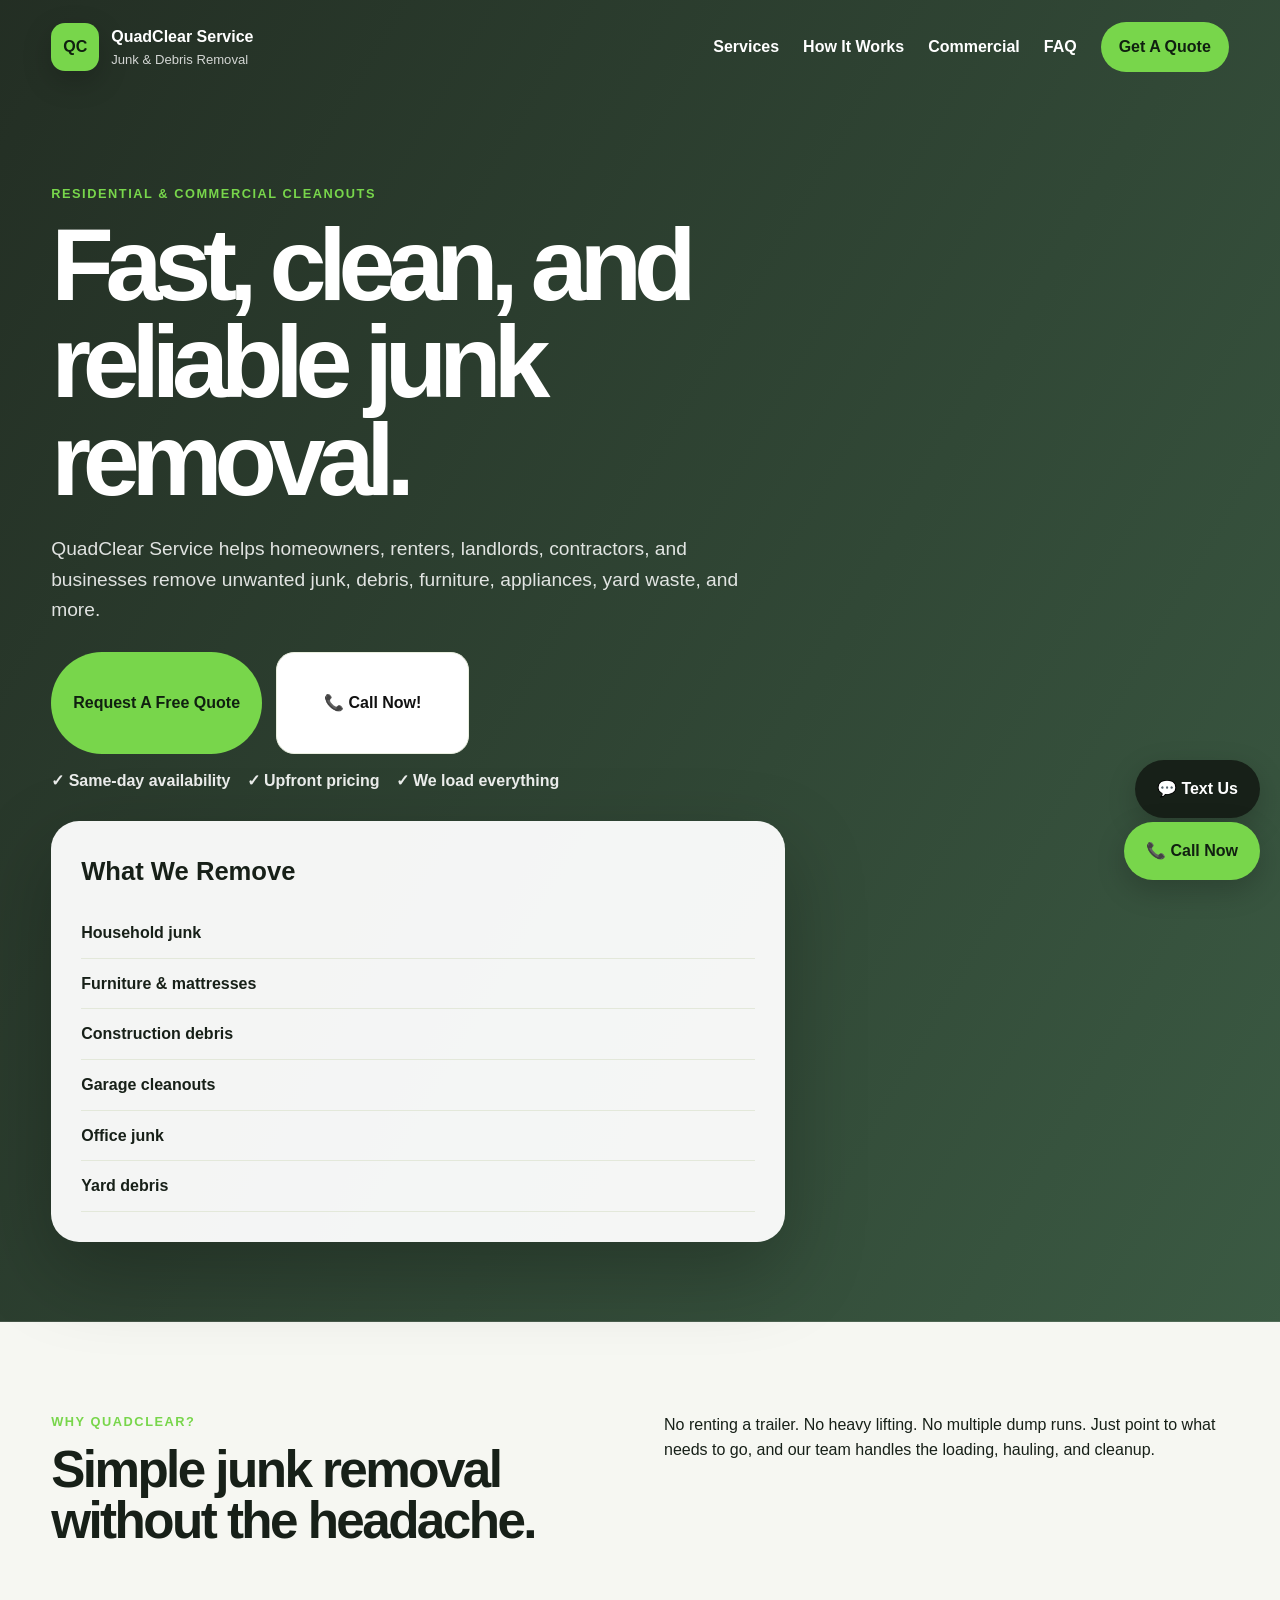
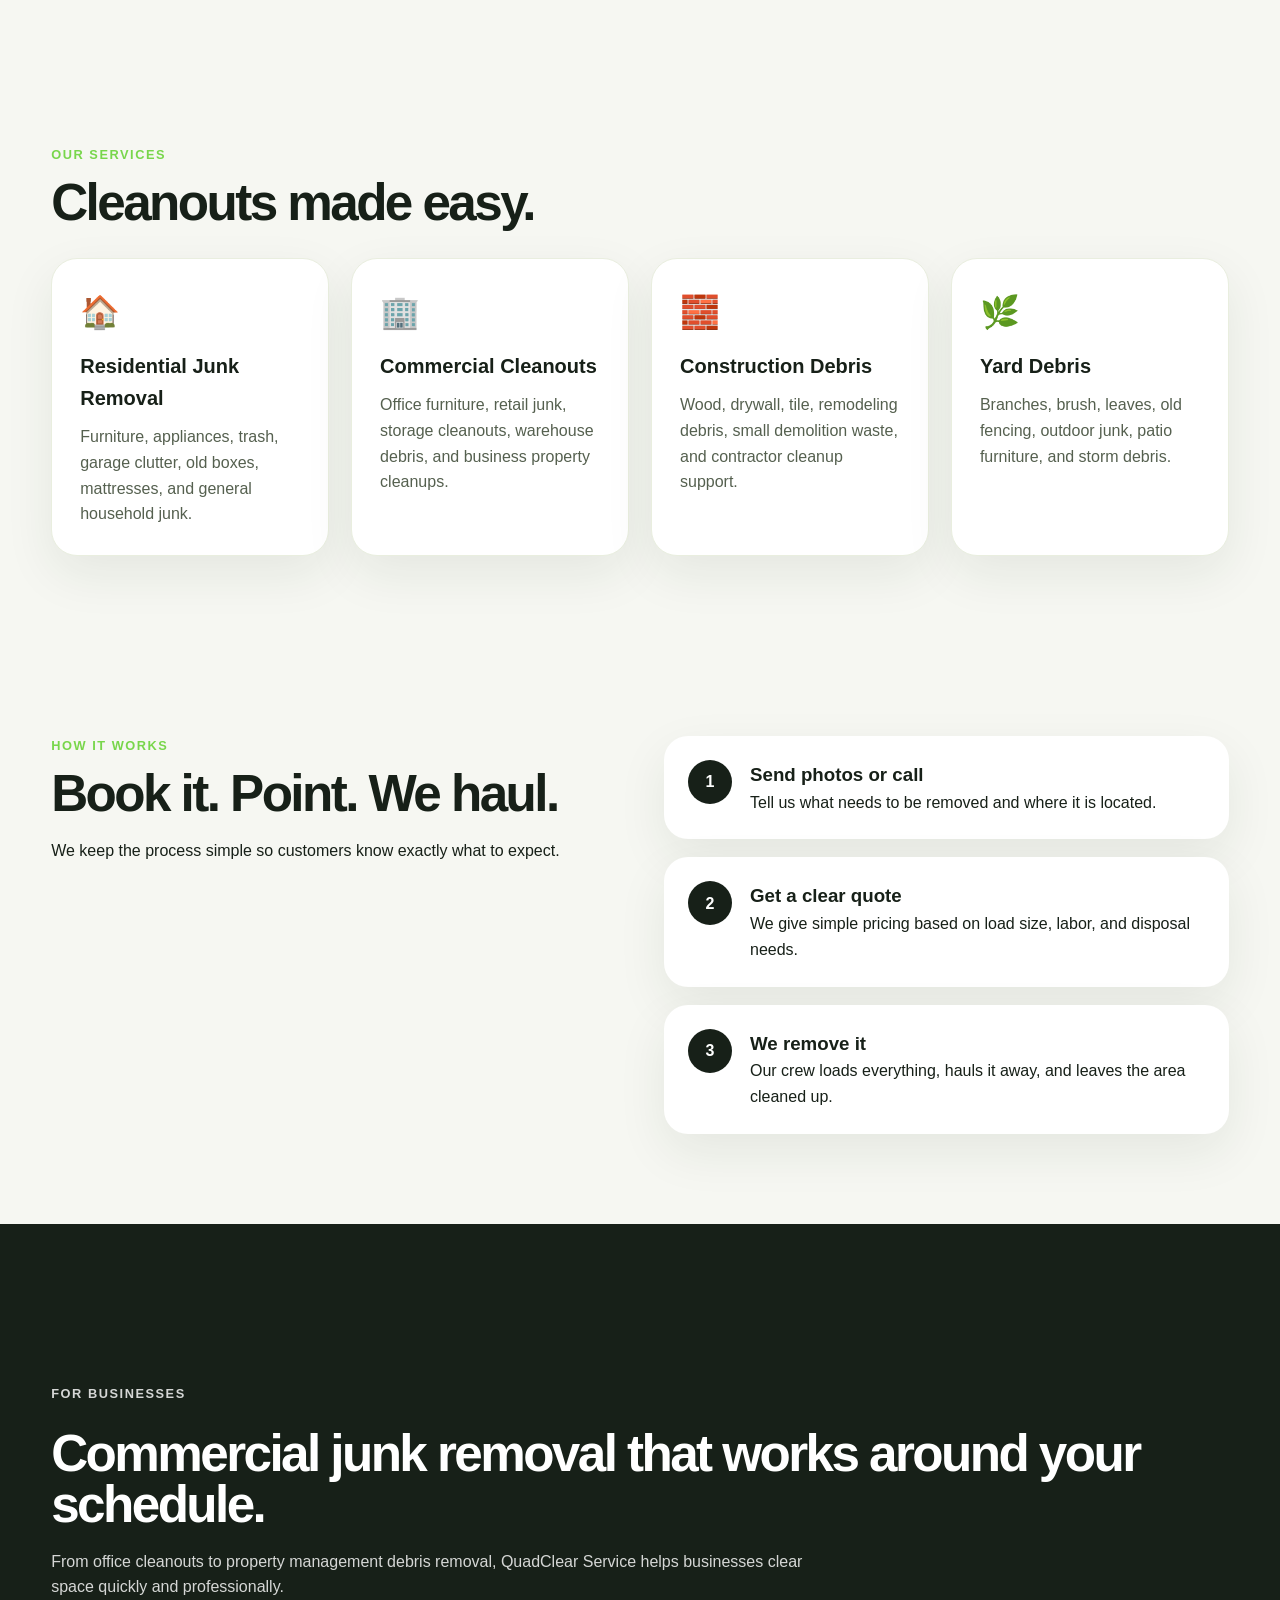
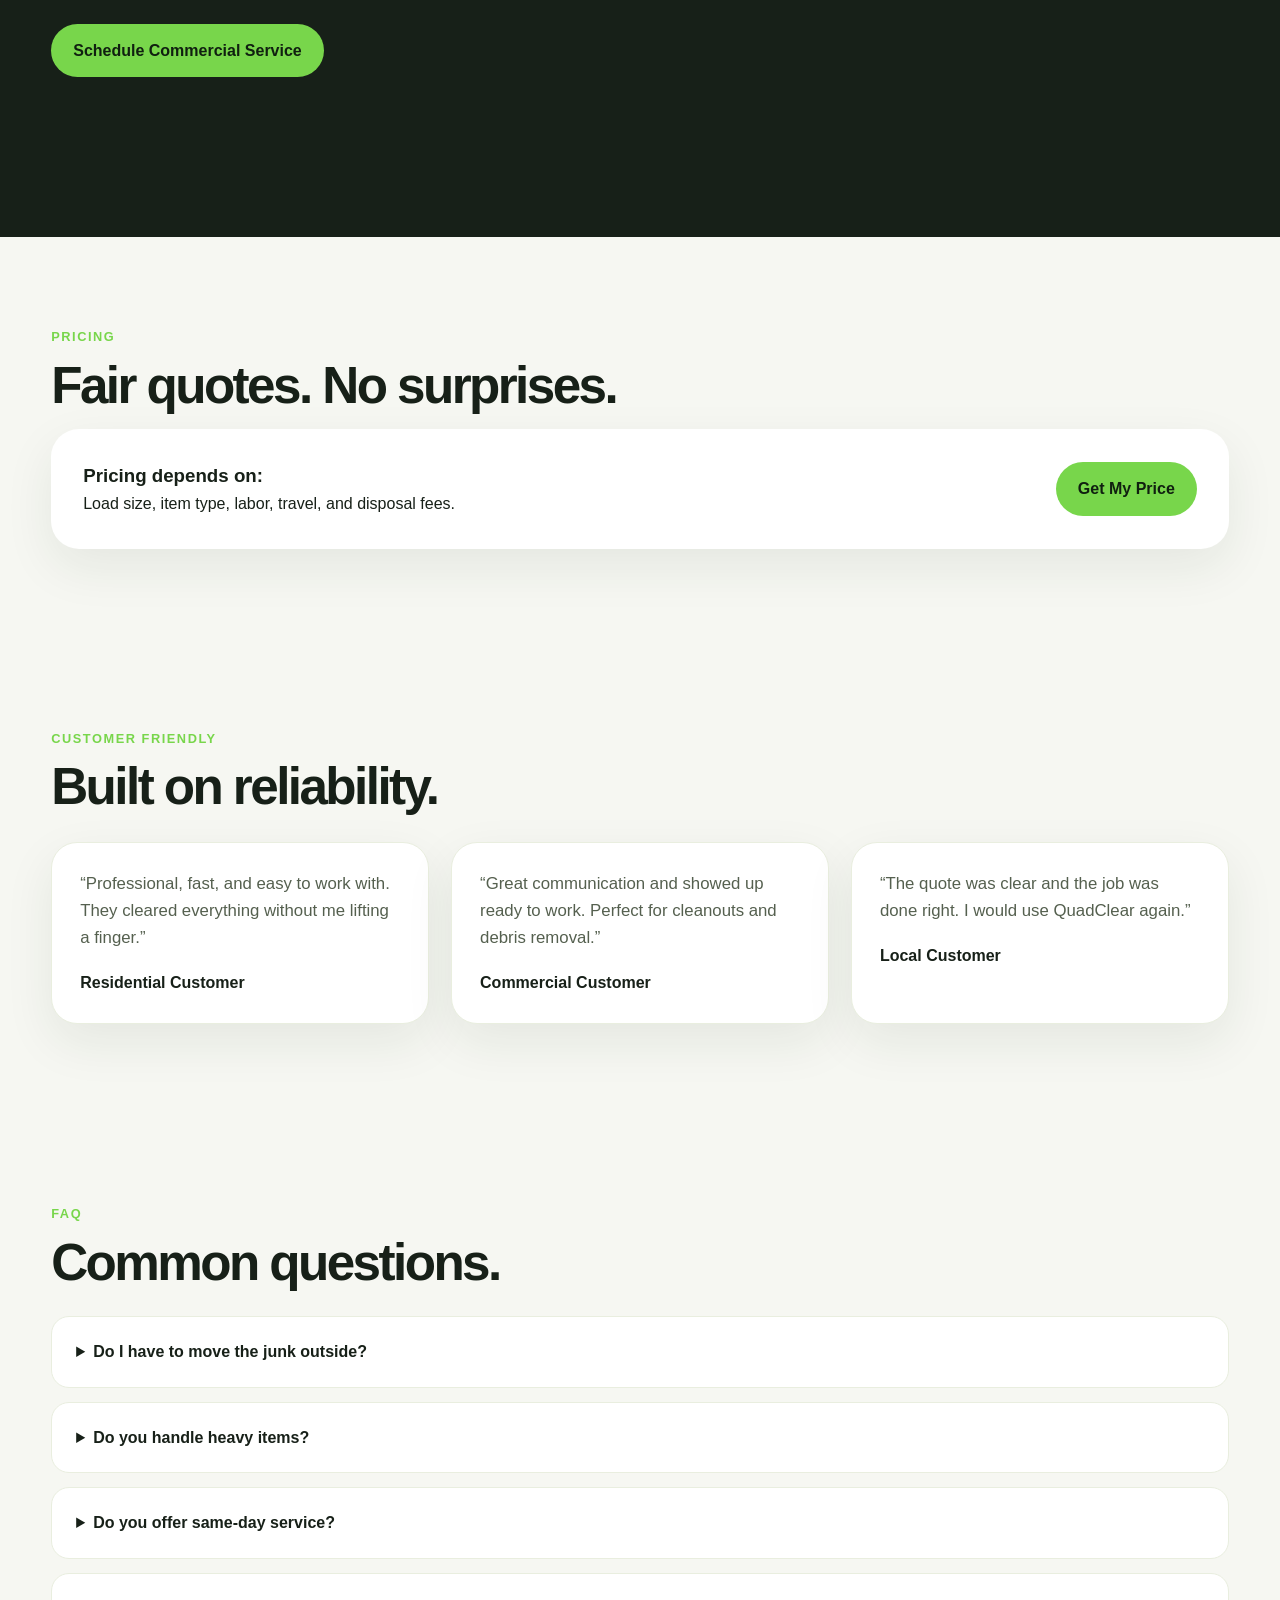
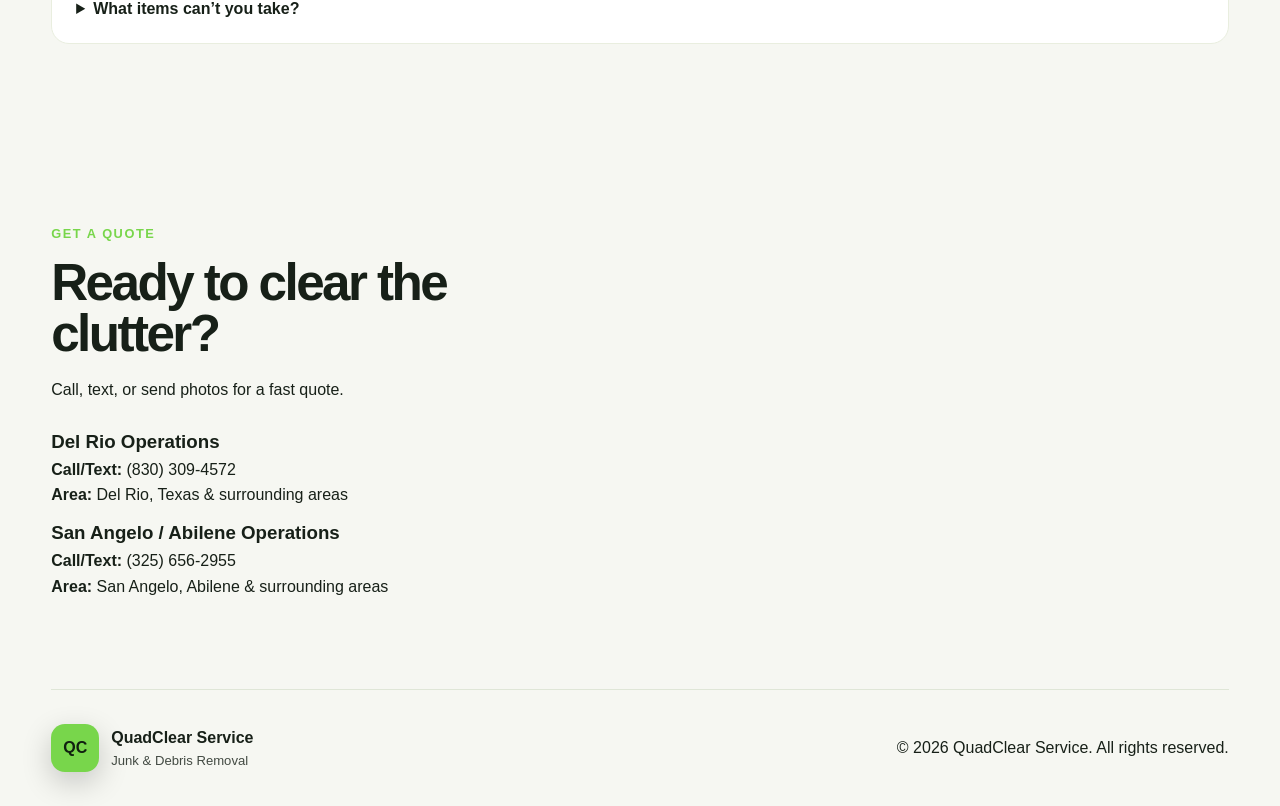
<file: index.html>
<!DOCTYPE html>
<html lang="en">
<head>
  <meta charset="UTF-8" />
  <meta name="viewport" content="width=device-width, initial-scale=1.0" />
  <title>QuadClear Service | Junk & Debris Removal</title>
  <meta name="description" content="QuadClear Service provides reliable residential and commercial junk and debris removal." />
  <link rel="stylesheet" href="styles.css" />
</head>
<body>
  <header class="site-header">
    <nav class="nav">
      <div class="brand">
        <div class="logo">QC</div>
        <div>
          <strong>QuadClear Service</strong>
          <span>Junk & Debris Removal</span>
        </div>
      </div>

      <button class="menu-btn" id="menuBtn">☰</button>

      <div class="nav-links" id="navLinks">
        <a href="#services">Services</a>
        <a href="#how">How It Works</a>
        <a href="#commercial">Commercial</a>
        <a href="#faq">FAQ</a>
        <a href="#contact" class="nav-cta">Get A Quote</a>
      </div>
    </nav>

    <section class="hero">
      <div class="hero-content">
        <p class="badge">Residential & Commercial Cleanouts</p>
        <h1>Fast, clean, and reliable junk removal.</h1>
        <p class="hero-text">
          QuadClear Service helps homeowners, renters, landlords, contractors, and businesses remove unwanted junk, debris, furniture, appliances, yard waste, and more.
        </p>

        <div class="hero-buttons">
          <a href="#contact" class="btn primary">Request A Free Quote</a>
          <details class="call-dropdown">

  <summary class="btn secondary">
     📞 Call Now!
  </summary>

  <div class="call-options">
    <a href="tel:8303094572">
      Del Rio: (830) 309-4572
    </a>

    <a href="tel:3256562955">
      San Angelo: (325) 656-2955
    </a>
  </div>

</details>

        <div class="trust-row">
          <span>✓ Same-day availability</span>
          <span>✓ Upfront pricing</span>
          <span>✓ We load everything</span>
        </div>
      </div>

      <div class="hero-card">
        <h3>What We Remove</h3>
        <ul>
          <li>Household junk</li>
          <li>Furniture & mattresses</li>
          <li>Construction debris</li>
          <li>Garage cleanouts</li>
          <li>Office junk</li>
          <li>Yard debris</li>
        </ul>
      </div>
    </section>
  </header>

  <main>
    <section class="section intro">
      <div>
        <p class="section-label">Why QuadClear?</p>
        <h2>Simple junk removal without the headache.</h2>
      </div>
      <p>
        No renting a trailer. No heavy lifting. No multiple dump runs. Just point to what needs to go, and our team handles the loading, hauling, and cleanup.
      </p>
    </section>

    <section class="section services" id="services">
      <p class="section-label">Our Services</p>
      <h2>Cleanouts made easy.</h2>

      <div class="grid cards">
        <article class="card">
          <div class="icon">🏠</div>
          <h3>Residential Junk Removal</h3>
          <p>Furniture, appliances, trash, garage clutter, old boxes, mattresses, and general household junk.</p>
        </article>

        <article class="card">
          <div class="icon">🏢</div>
          <h3>Commercial Cleanouts</h3>
          <p>Office furniture, retail junk, storage cleanouts, warehouse debris, and business property cleanups.</p>
        </article>

        <article class="card">
          <div class="icon">🧱</div>
          <h3>Construction Debris</h3>
          <p>Wood, drywall, tile, remodeling debris, small demolition waste, and contractor cleanup support.</p>
        </article>

        <article class="card">
          <div class="icon">🌿</div>
          <h3>Yard Debris</h3>
          <p>Branches, brush, leaves, old fencing, outdoor junk, patio furniture, and storm debris.</p>
        </article>
      </div>
    </section>

    <section class="section split" id="how">
      <div>
        <p class="section-label">How It Works</p>
        <h2>Book it. Point. We haul.</h2>
        <p>We keep the process simple so customers know exactly what to expect.</p>
      </div>

      <div class="steps">
        <div class="step">
          <span>1</span>
          <div>
            <h3>Send photos or call</h3>
            <p>Tell us what needs to be removed and where it is located.</p>
          </div>
        </div>

        <div class="step">
          <span>2</span>
          <div>
            <h3>Get a clear quote</h3>
            <p>We give simple pricing based on load size, labor, and disposal needs.</p>
          </div>
        </div>

        <div class="step">
          <span>3</span>
          <div>
            <h3>We remove it</h3>
            <p>Our crew loads everything, hauls it away, and leaves the area cleaned up.</p>
          </div>
        </div>
      </div>
    </section>

    <section class="section commercial" id="commercial">
      <div class="commercial-box">
        <p class="section-label">For Businesses</p>
        <h2>Commercial junk removal that works around your schedule.</h2>
        <p>
          From office cleanouts to property management debris removal, QuadClear Service helps businesses clear space quickly and professionally.
        </p>
        <a href="#contact" class="btn primary">Schedule Commercial Service</a>
      </div>
    </section>

    <section class="section pricing">
      <p class="section-label">Pricing</p>
      <h2>Fair quotes. No surprises.</h2>
      <div class="pricing-box">
        <div>
          <h3>Pricing depends on:</h3>
          <p>Load size, item type, labor, travel, and disposal fees.</p>
        </div>
        <a href="#contact" class="btn primary">Get My Price</a>
      </div>
    </section>

    <section class="section reviews">
      <p class="section-label">Customer Friendly</p>
      <h2>Built on reliability.</h2>

      <div class="grid cards">
        <article class="card review">
          <p>“Professional, fast, and easy to work with. They cleared everything without me lifting a finger.”</p>
          <strong>Residential Customer</strong>
        </article>

        <article class="card review">
          <p>“Great communication and showed up ready to work. Perfect for cleanouts and debris removal.”</p>
          <strong>Commercial Customer</strong>
        </article>

        <article class="card review">
          <p>“The quote was clear and the job was done right. I would use QuadClear again.”</p>
          <strong>Local Customer</strong>
        </article>
      </div>
    </section>

    <section class="section faq" id="faq">
      <p class="section-label">FAQ</p>
      <h2>Common questions.</h2>

      <div class="faq-list">
        <details>
          <summary>Do I have to move the junk outside?</summary>
          <p>No. As long as we can safely access it, we can remove it from inside, outside, upstairs, garage, storage unit, or business property.</p>
        </details>

        <details>
          <summary>Do you handle heavy items?</summary>
          <p>Yes, we can remove many heavy items. Send photos first so we can make sure we bring the right crew and equipment.</p>
        </details>

        <details>
          <summary>Do you offer same-day service?</summary>
          <p>Same-day service may be available depending on schedule and location.</p>
        </details>

        <details>
          <summary>What items can’t you take?</summary>
          <p>Some hazardous materials may not be accepted. Contact us with photos and details so we can confirm.</p>
        </details>
      </div>
    </section>

    <section class="section contact" id="contact">
      <div>
        <p class="section-label">Get A Quote</p>
        <h2>Ready to clear the clutter?</h2>
        <p>Call, text, or send photos for a fast quote.</p>

        <div class="contact-info">

  <div class="contact-card">
    <h3>Del Rio Operations</h3>
    <p><strong>Call/Text:</strong> <a href="tel:8303094572">(830) 309-4572</a></p>
    <p><strong>Area:</strong> Del Rio, Texas & surrounding areas</p>
  </div>

  <div class="contact-card">
    <h3>San Angelo / Abilene Operations</h3>
    <p><strong>Call/Text:</strong> <a href="tel:3256562955">(325) 656-2955</a></p>
    <p><strong>Area:</strong> San Angelo, Abilene & surrounding areas</p>
  </div>

</div>

    </section>
  </main>

  <footer class="footer">
    <div class="brand">
      <div class="logo">QC</div>
      <div>
        <strong>QuadClear Service</strong>
        <span>Junk & Debris Removal</span>
      </div>
    </div>

    <p>© 2026 QuadClear Service. All rights reserved.</p>
  </footer>

<a href="sms:8303094572" class="text-btn">💬 Text Us</a>
<a href="tel:8303094572" class="call-btn">📞 Call Now</a>

  <script src="script.js"></script>
</body>
</html>
</file>
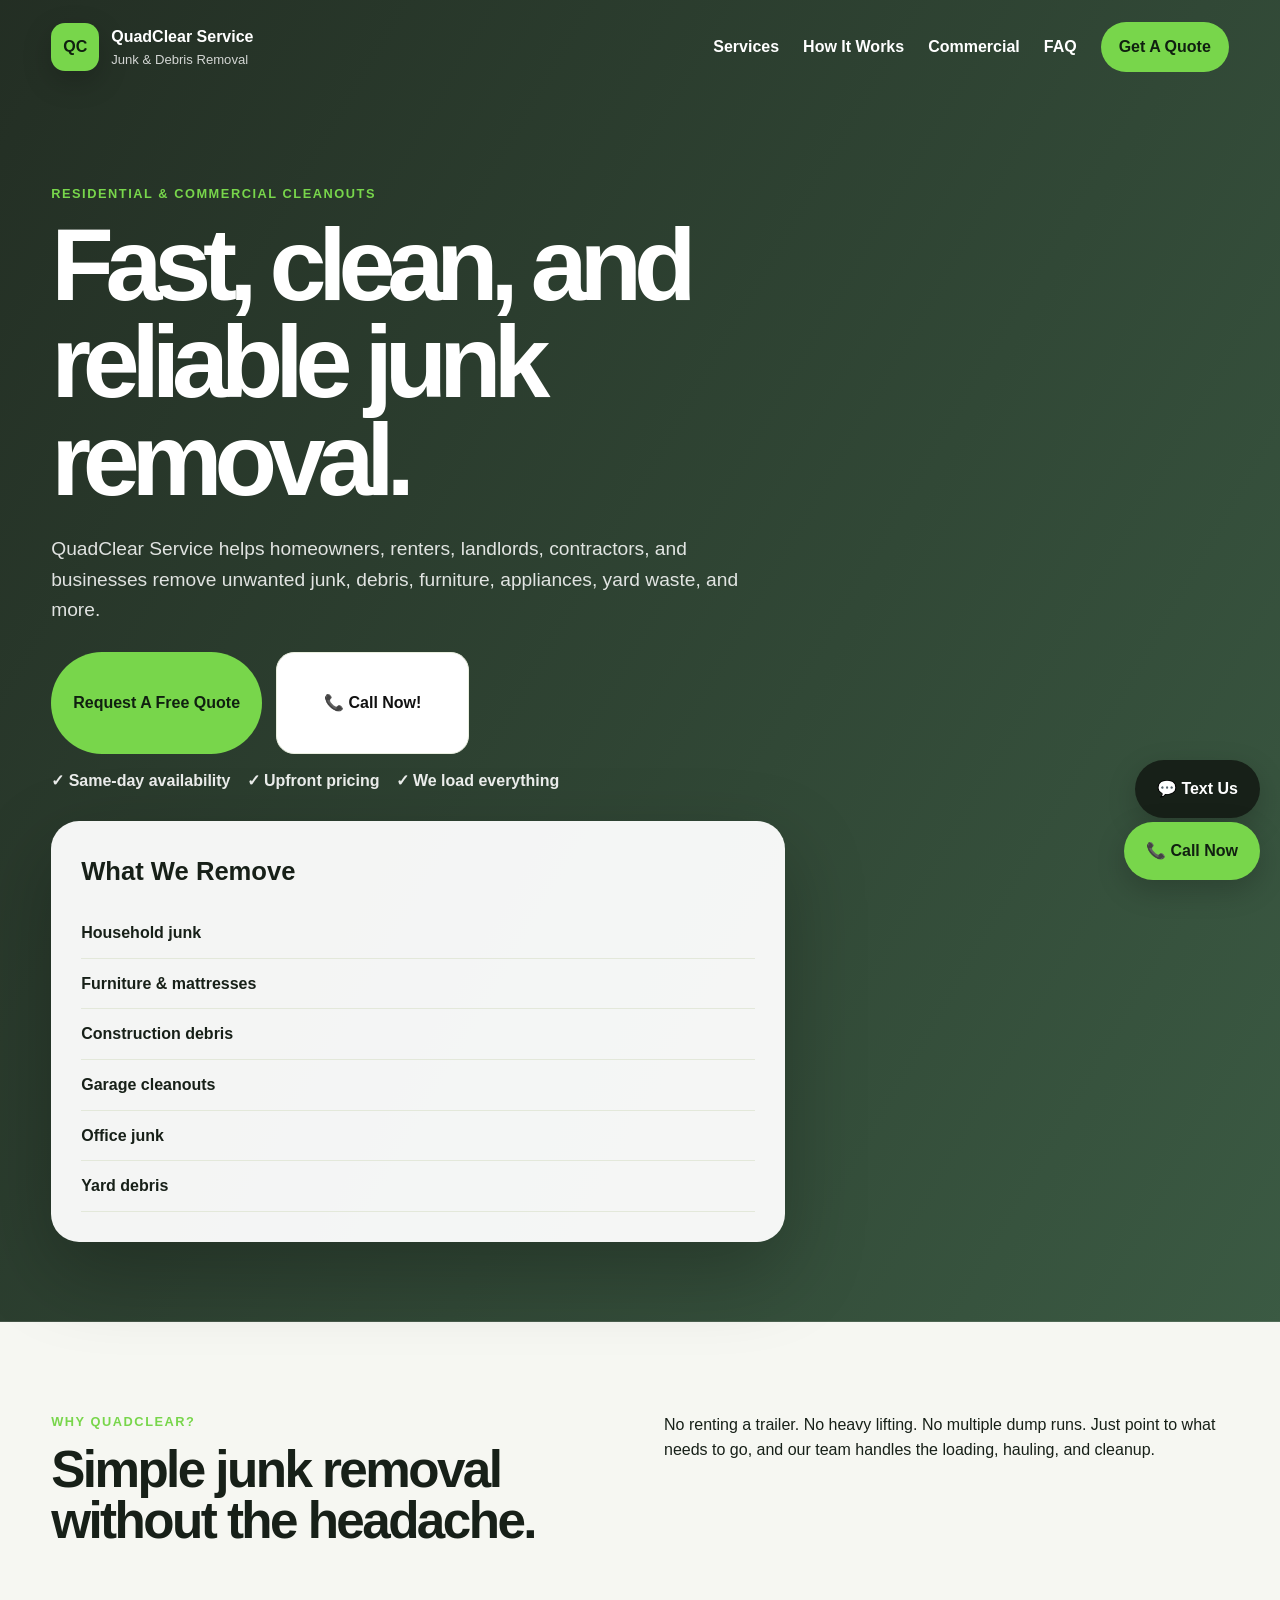
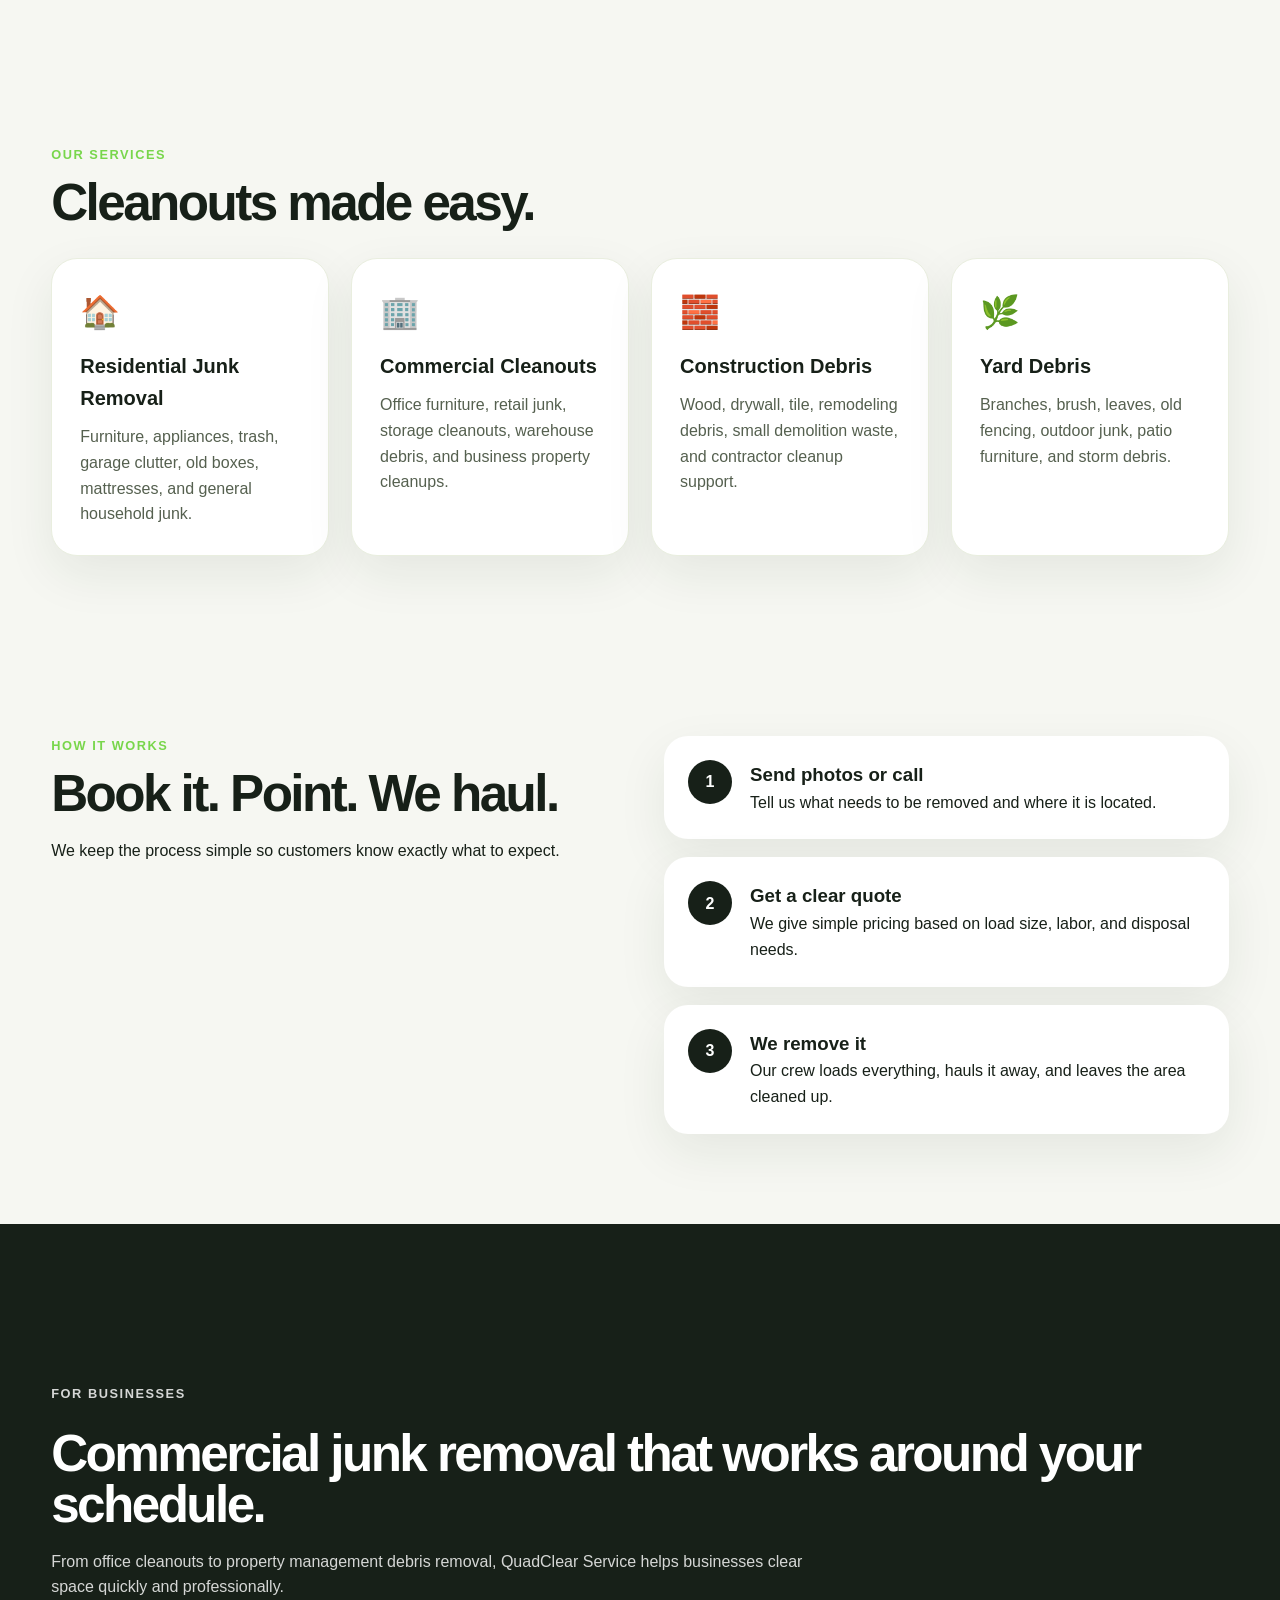
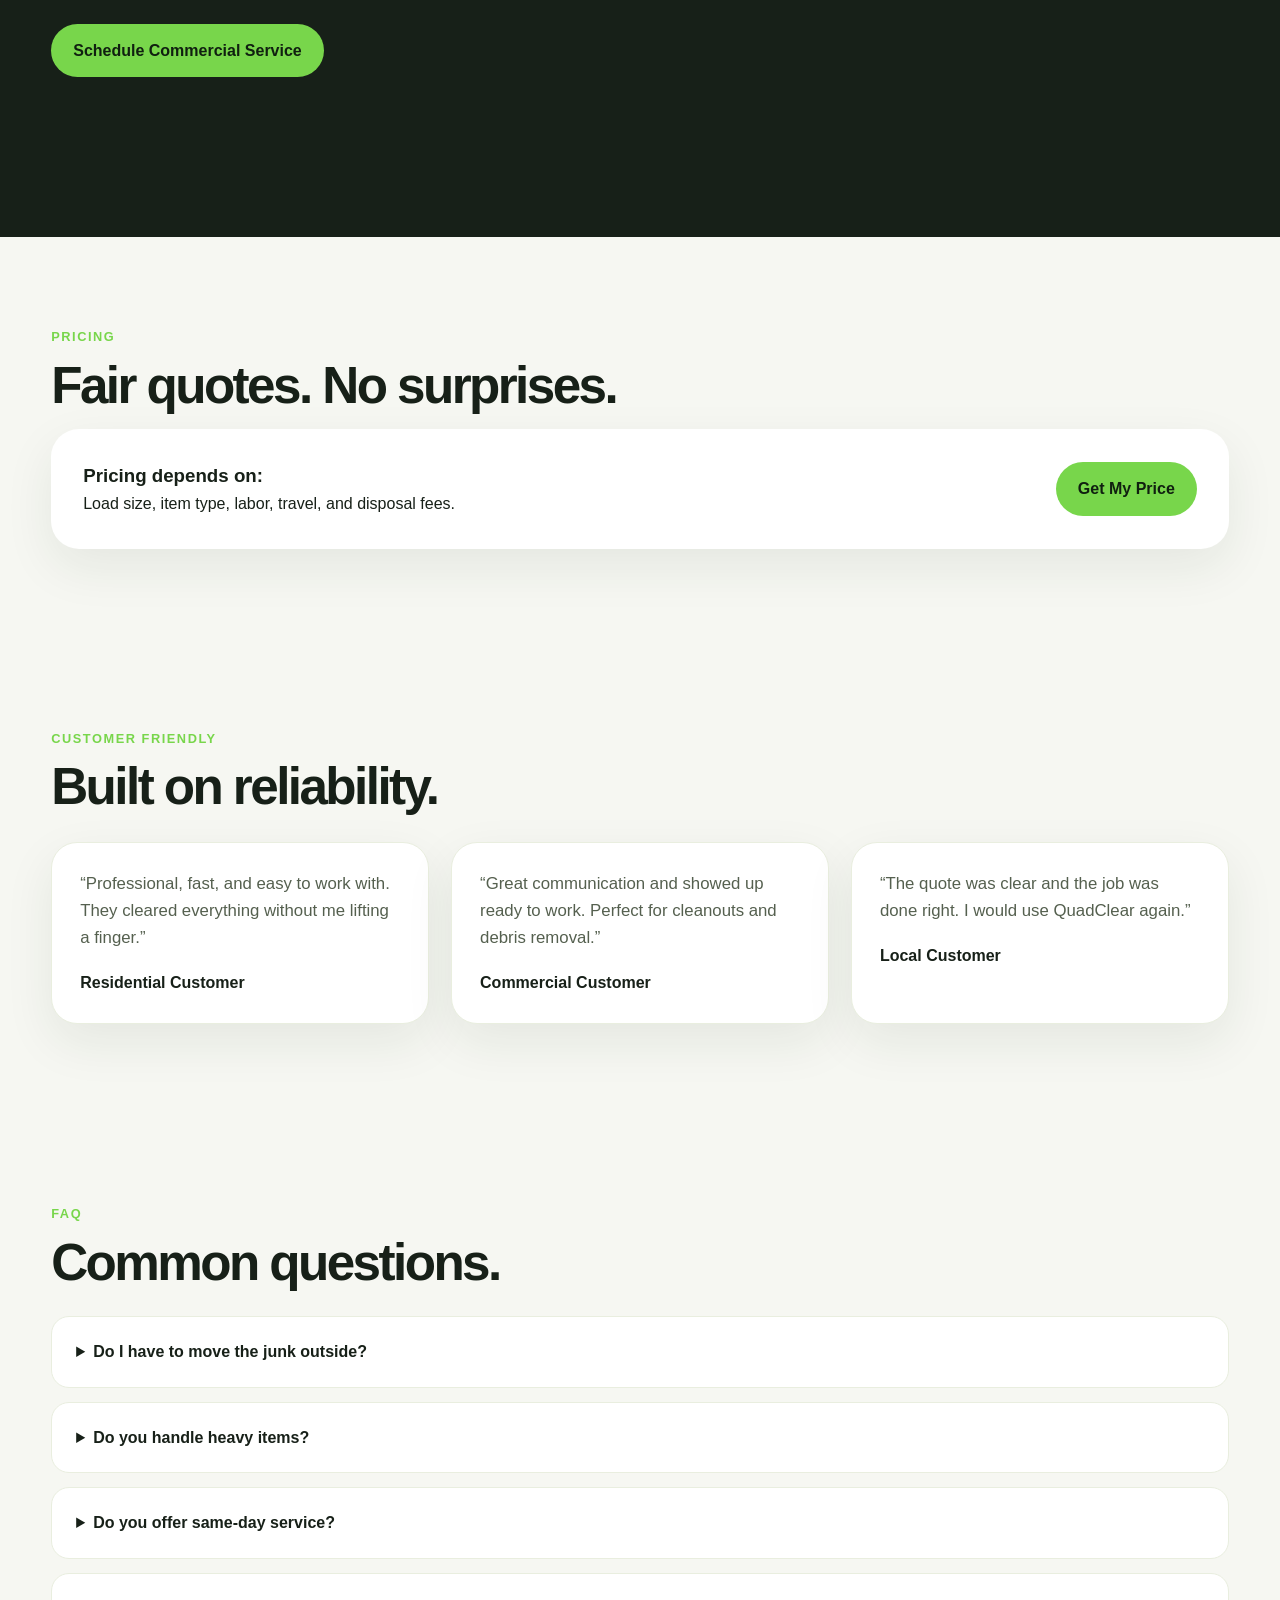
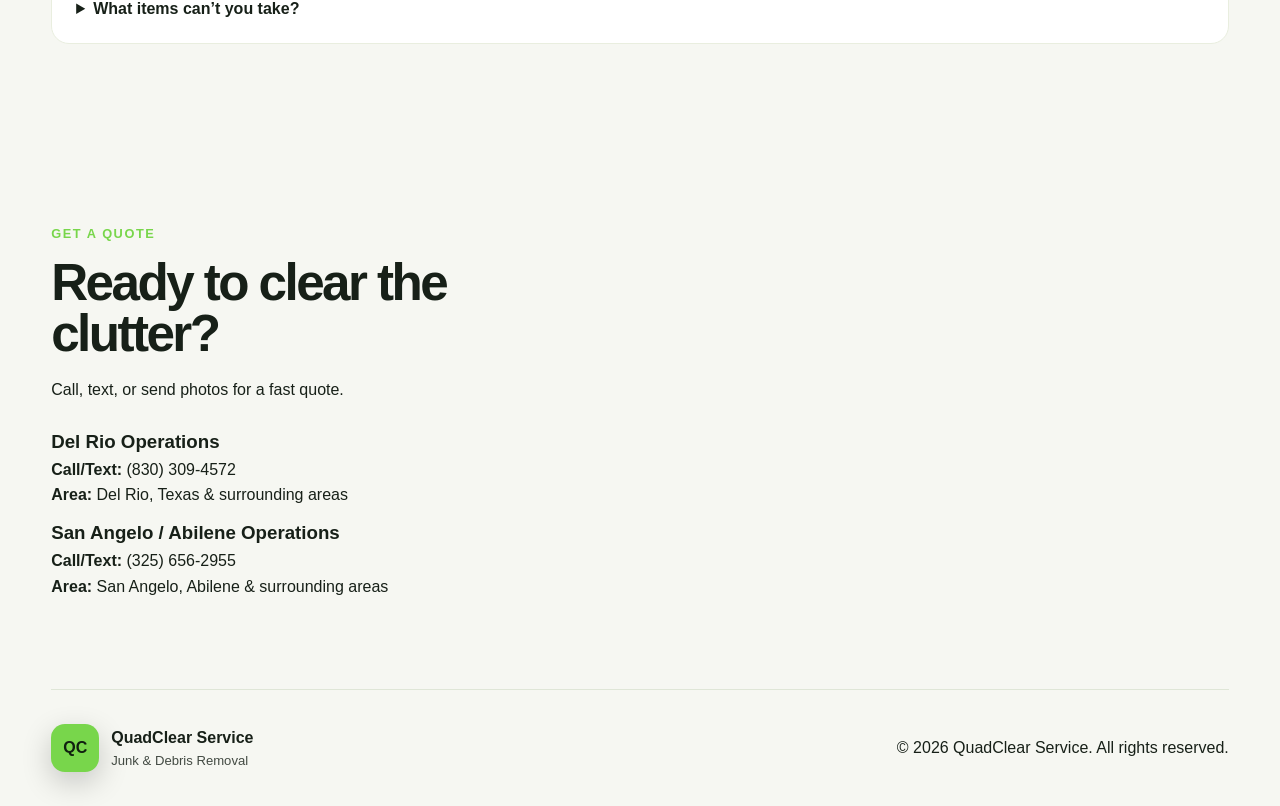
<file: index (1).html>
<!DOCTYPE html>
<html lang="en">
<head>
  <meta charset="UTF-8" />
  <meta name="viewport" content="width=device-width, initial-scale=1.0" />
  <title>QuadClear Service | Junk & Debris Removal</title>
  <meta name="description" content="QuadClear Service provides reliable residential and commercial junk and debris removal." />
  <link rel="stylesheet" href="styles.css" />
</head>
<body>
  <header class="site-header">
    <nav class="nav">
      <div class="brand">
        <div class="logo">QC</div>
        <div>
          <strong>QuadClear Service</strong>
          <span>Junk & Debris Removal</span>
        </div>
      </div>

      <button class="menu-btn" id="menuBtn">☰</button>

      <div class="nav-links" id="navLinks">
        <a href="#services">Services</a>
        <a href="#how">How It Works</a>
        <a href="#commercial">Commercial</a>
        <a href="#faq">FAQ</a>
        <a href="#contact" class="nav-cta">Get A Quote</a>
      </div>
    </nav>

    <section class="hero">
      <div class="hero-content">
        <p class="badge">Residential & Commercial Cleanouts</p>
        <h1>Fast, clean, and reliable junk removal.</h1>
        <p class="hero-text">
          QuadClear Service helps homeowners, renters, landlords, contractors, and businesses remove unwanted junk, debris, furniture, appliances, yard waste, and more.
        </p>

        <div class="hero-buttons">
          <a href="#contact" class="btn primary">Request A Free Quote</a>
          <details class="call-dropdown">

  <summary class="btn secondary">
     📞 Call Now!
  </summary>

  <div class="call-options">
    <a href="tel:8303094572">
      Del Rio: (830) 309-4572
    </a>

    <a href="tel:3256562955">
      San Angelo: (325) 656-2955
    </a>
  </div>

</details>

        <div class="trust-row">
          <span>✓ Same-day availability</span>
          <span>✓ Upfront pricing</span>
          <span>✓ We load everything</span>
        </div>
      </div>

      <div class="hero-card">
        <h3>What We Remove</h3>
        <ul>
          <li>Household junk</li>
          <li>Furniture & mattresses</li>
          <li>Construction debris</li>
          <li>Garage cleanouts</li>
          <li>Office junk</li>
          <li>Yard debris</li>
        </ul>
      </div>
    </section>
  </header>

  <main>
    <section class="section intro">
      <div>
        <p class="section-label">Why QuadClear?</p>
        <h2>Simple junk removal without the headache.</h2>
      </div>
      <p>
        No renting a trailer. No heavy lifting. No multiple dump runs. Just point to what needs to go, and our team handles the loading, hauling, and cleanup.
      </p>
    </section>

    <section class="section services" id="services">
      <p class="section-label">Our Services</p>
      <h2>Cleanouts made easy.</h2>

      <div class="grid cards">
        <article class="card">
          <div class="icon">🏠</div>
          <h3>Residential Junk Removal</h3>
          <p>Furniture, appliances, trash, garage clutter, old boxes, mattresses, and general household junk.</p>
        </article>

        <article class="card">
          <div class="icon">🏢</div>
          <h3>Commercial Cleanouts</h3>
          <p>Office furniture, retail junk, storage cleanouts, warehouse debris, and business property cleanups.</p>
        </article>

        <article class="card">
          <div class="icon">🧱</div>
          <h3>Construction Debris</h3>
          <p>Wood, drywall, tile, remodeling debris, small demolition waste, and contractor cleanup support.</p>
        </article>

        <article class="card">
          <div class="icon">🌿</div>
          <h3>Yard Debris</h3>
          <p>Branches, brush, leaves, old fencing, outdoor junk, patio furniture, and storm debris.</p>
        </article>
      </div>
    </section>

    <section class="section split" id="how">
      <div>
        <p class="section-label">How It Works</p>
        <h2>Book it. Point. We haul.</h2>
        <p>We keep the process simple so customers know exactly what to expect.</p>
      </div>

      <div class="steps">
        <div class="step">
          <span>1</span>
          <div>
            <h3>Send photos or call</h3>
            <p>Tell us what needs to be removed and where it is located.</p>
          </div>
        </div>

        <div class="step">
          <span>2</span>
          <div>
            <h3>Get a clear quote</h3>
            <p>We give simple pricing based on load size, labor, and disposal needs.</p>
          </div>
        </div>

        <div class="step">
          <span>3</span>
          <div>
            <h3>We remove it</h3>
            <p>Our crew loads everything, hauls it away, and leaves the area cleaned up.</p>
          </div>
        </div>
      </div>
    </section>

    <section class="section commercial" id="commercial">
      <div class="commercial-box">
        <p class="section-label">For Businesses</p>
        <h2>Commercial junk removal that works around your schedule.</h2>
        <p>
          From office cleanouts to property management debris removal, QuadClear Service helps businesses clear space quickly and professionally.
        </p>
        <a href="#contact" class="btn primary">Schedule Commercial Service</a>
      </div>
    </section>

    <section class="section pricing">
      <p class="section-label">Pricing</p>
      <h2>Fair quotes. No surprises.</h2>
      <div class="pricing-box">
        <div>
          <h3>Pricing depends on:</h3>
          <p>Load size, item type, labor, travel, and disposal fees.</p>
        </div>
        <a href="#contact" class="btn primary">Get My Price</a>
      </div>
    </section>

    <section class="section reviews">
      <p class="section-label">Customer Friendly</p>
      <h2>Built on reliability.</h2>

      <div class="grid cards">
        <article class="card review">
          <p>“Professional, fast, and easy to work with. They cleared everything without me lifting a finger.”</p>
          <strong>Residential Customer</strong>
        </article>

        <article class="card review">
          <p>“Great communication and showed up ready to work. Perfect for cleanouts and debris removal.”</p>
          <strong>Commercial Customer</strong>
        </article>

        <article class="card review">
          <p>“The quote was clear and the job was done right. I would use QuadClear again.”</p>
          <strong>Local Customer</strong>
        </article>
      </div>
    </section>

    <section class="section faq" id="faq">
      <p class="section-label">FAQ</p>
      <h2>Common questions.</h2>

      <div class="faq-list">
        <details>
          <summary>Do I have to move the junk outside?</summary>
          <p>No. As long as we can safely access it, we can remove it from inside, outside, upstairs, garage, storage unit, or business property.</p>
        </details>

        <details>
          <summary>Do you handle heavy items?</summary>
          <p>Yes, we can remove many heavy items. Send photos first so we can make sure we bring the right crew and equipment.</p>
        </details>

        <details>
          <summary>Do you offer same-day service?</summary>
          <p>Same-day service may be available depending on schedule and location.</p>
        </details>

        <details>
          <summary>What items can’t you take?</summary>
          <p>Some hazardous materials may not be accepted. Contact us with photos and details so we can confirm.</p>
        </details>
      </div>
    </section>

    <section class="section contact" id="contact">
      <div>
        <p class="section-label">Get A Quote</p>
        <h2>Ready to clear the clutter?</h2>
        <p>Call, text, or send photos for a fast quote.</p>

        <div class="contact-info">

  <div class="contact-card">
    <h3>Del Rio Operations</h3>
    <p><strong>Call/Text:</strong> <a href="tel:8303094572">(830) 309-4572</a></p>
    <p><strong>Area:</strong> Del Rio, Texas & surrounding areas</p>
  </div>

  <div class="contact-card">
    <h3>San Angelo / Abilene Operations</h3>
    <p><strong>Call/Text:</strong> <a href="tel:3256562955">(325) 656-2955</a></p>
    <p><strong>Area:</strong> San Angelo, Abilene & surrounding areas</p>
  </div>

</div>

    </section>
  </main>

  <footer class="footer">
    <div class="brand">
      <div class="logo">QC</div>
      <div>
        <strong>QuadClear Service</strong>
        <span>Junk & Debris Removal</span>
      </div>
    </div>

    <p>© 2026 QuadClear Service. All rights reserved.</p>
  </footer>

<a href="sms:8303094572" class="text-btn">💬 Text Us</a>
<a href="tel:8303094572" class="call-btn">📞 Call Now</a>

  <script src="script.js"></script>
</body>
</html>
</file>
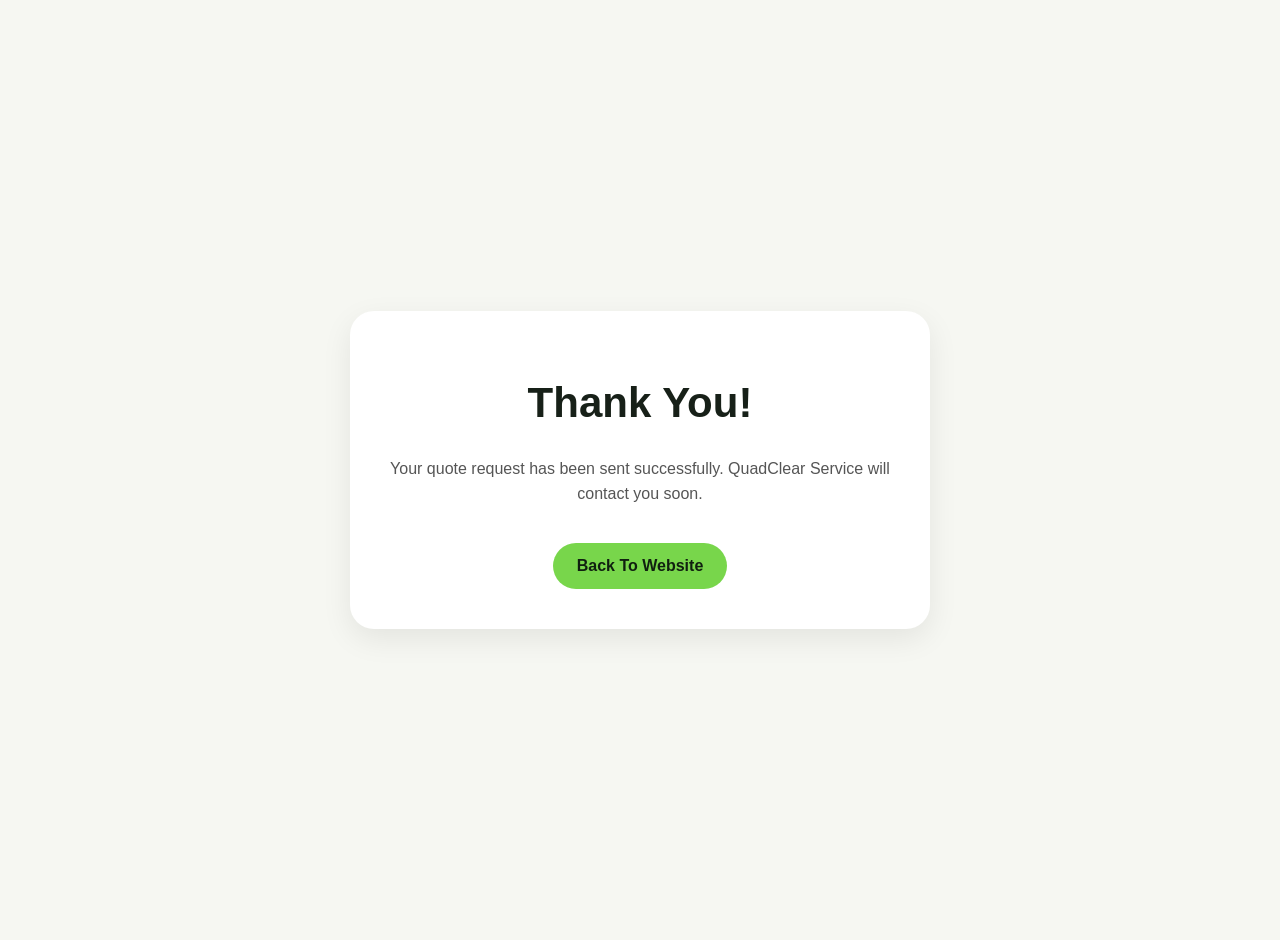
<file: thank-you.html>
<!DOCTYPE html>
<html>
<head>
  <title>Thank You | QuadClear Service</title>
  <meta name="viewport" content="width=device-width, initial-scale=1.0">

  <style>
    body{
      font-family:Arial;
      background:#f6f7f2;
      display:flex;
      justify-content:center;
      align-items:center;
      min-height:100vh;
      margin:0;
      padding:20px;
    }

    .box{
      background:white;
      padding:40px;
      border-radius:24px;
      text-align:center;
      max-width:500px;
      box-shadow:0 10px 30px rgba(0,0,0,.08);
    }

    h1{
      color:#172018;
      font-size:42px;
    }

    p{
      color:#555;
      line-height:1.6;
    }

    a{
      display:inline-block;
      margin-top:20px;
      background:#78d64b;
      color:#102010;
      padding:14px 24px;
      border-radius:999px;
      text-decoration:none;
      font-weight:bold;
    }
  </style>
</head>

<body>

<div class="box">
  <h1>Thank You!</h1>

  <p>
    Your quote request has been sent successfully.
    QuadClear Service will contact you soon.
  </p>

  <a href="/">Back To Website</a>
</div>

</body>
</html>
</file>
<file: styles.css>
* {
  box-sizing: border-box;
  margin: 0;
  padding: 0;
}

html {
  scroll-behavior: smooth;
}

body {
  font-family: Arial, Helvetica, sans-serif;
  color: #172018;
  background: #f6f7f2;
  line-height: 1.6;
}

a {
  color: inherit;
  text-decoration: none;
}

.site-header {
  min-height: 100vh;
  background:
    linear-gradient(120deg, rgba(17, 29, 18, 0.92), rgba(28, 64, 38, 0.86)),
    url("https://images.unsplash.com/photo-1604187351574-c75ca79f5807?auto=format&fit=crop&w=1600&q=80");
  background-size: cover;
  background-position: center;
  color: white;
}

.nav {
  width: min(1180px, 92%);
  margin: auto;
  padding: 22px 0;
  display: flex;
  align-items: center;
  justify-content: space-between;
}

.brand {
  display: flex;
  align-items: center;
  gap: 12px;
}

.logo {
  width: 48px;
  height: 48px;
  border-radius: 14px;
  background: #78d64b;
  color: #102010;
  display: grid;
  place-items: center;
  font-weight: 900;
  box-shadow: 0 10px 30px rgba(0,0,0,.2);
}

.brand span {
  display: block;
  font-size: 0.82rem;
  opacity: .8;
}

.nav-links {
  display: flex;
  align-items: center;
  gap: 24px;
  font-weight: 700;
}

.nav-cta {
  background: #78d64b;
  color: #102010;
  padding: 12px 18px;
  border-radius: 999px;
}

.menu-btn {
  display: none;
  background: none;
  border: 0;
  color: white;
  font-size: 2rem;
}

.hero {
  width: min(1180px, 92%);
  margin: auto;
  padding: 90px 0 80px;
  display: grid;
  grid-template-columns: 1.3fr .7fr;
  gap: 48px;
  align-items: center;
}

.badge,
.section-label {
  color: #78d64b;
  font-weight: 900;
  text-transform: uppercase;
  letter-spacing: .12em;
  font-size: .8rem;
  margin-bottom: 12px;
}

.hero h1 {
  font-size: clamp(3rem, 8vw, 6.4rem);
  line-height: .95;
  letter-spacing: -0.08em;
  max-width: 850px;
}

.hero-text {
  font-size: 1.2rem;
  max-width: 720px;
  margin: 26px 0;
  color: rgba(255,255,255,.86);
}

.hero-buttons {
  display: flex;
  gap: 14px;
  flex-wrap: wrap;
  margin-bottom: 28px;
}

.btn {
  display: inline-flex;
  justify-content: center;
  align-items: center;
  min-height: 50px;
  padding: 14px 22px;
  border-radius: 999px;
  font-weight: 900;
  border: 0;
  cursor: pointer;
}

.primary {
  background: #78d64b;
  color: #102010;
}

.secondary {
  background: rgba(255,255,255,.12);
  color: #111;
  border: 1px solid rgba(255,255,255,.3);
}

.trust-row {
  display: flex;
  gap: 16px;
  flex-wrap: wrap;
  color: rgba(255,255,255,.9);
  font-weight: 700;
}

.hero-card {
  background: rgba(255,255,255,.95);
  color: #172018;
  padding: 30px;
  border-radius: 28px;
  box-shadow: 0 30px 80px rgba(0,0,0,.25);
}

.hero-card h3 {
  font-size: 1.6rem;
  margin-bottom: 16px;
}

.hero-card li {
  list-style: none;
  padding: 12px 0;
  border-bottom: 1px solid #e3e8da;
  font-weight: 800;
}

.section {
  width: min(1180px, 92%);
  margin: auto;
  padding: 90px 0;
}

.intro,
.split,
.contact {
  display: grid;
  grid-template-columns: 1fr 1fr;
  gap: 48px;
  align-items: start;
}

h2 {
  font-size: clamp(2rem, 4vw, 3.8rem);
  line-height: 1;
  letter-spacing: -0.05em;
  margin-bottom: 18px;
}

.grid {
  display: grid;
  gap: 22px;
}

.cards {
  grid-template-columns: repeat(4, 1fr);
  margin-top: 30px;
}

.card {
  background: white;
  padding: 28px;
  border-radius: 26px;
  box-shadow: 0 18px 50px rgba(30, 48, 24, .08);
  border: 1px solid #e9eedf;
}

.icon {
  font-size: 2rem;
  margin-bottom: 12px;
}

.card h3 {
  font-size: 1.25rem;
  margin-bottom: 10px;
}

.card p {
  color: #55604f;
}

.steps {
  display: grid;
  gap: 18px;
}

.step {
  background: white;
  padding: 24px;
  border-radius: 24px;
  display: flex;
  gap: 18px;
  box-shadow: 0 18px 50px rgba(30, 48, 24, .08);
}

.step span {
  width: 44px;
  height: 44px;
  flex: 0 0 auto;
  border-radius: 50%;
  background: #172018;
  color: white;
  display: grid;
  place-items: center;
  font-weight: 900;
}

.commercial {
  width: 100%;
  background: #172018;
  color: white;
}

.commercial-box {
  width: min(1180px, 92%);
  margin: auto;
  padding: 70px 0;
}

.commercial-box p {
  max-width: 760px;
  margin-bottom: 24px;
  color: rgba(255,255,255,.82);
}

.pricing-box {
  background: white;
  border-radius: 28px;
  padding: 32px;
  display: flex;
  justify-content: space-between;
  align-items: center;
  gap: 22px;
  box-shadow: 0 18px 50px rgba(30, 48, 24, .08);
}

.review p {
  font-size: 1.05rem;
  margin-bottom: 18px;
}

.reviews .cards {
  grid-template-columns: repeat(3, 1fr);
}

.faq-list {
  display: grid;
  gap: 14px;
  margin-top: 28px;
}

details {
  background: white;
  padding: 22px 24px;
  border-radius: 18px;
  border: 1px solid #e9eedf;
}

summary {
  font-weight: 900;
  cursor: pointer;
}

details p {
  color: #55604f;
  margin-top: 12px;
}

.contact-info {
  margin-top: 24px;
  display: grid;
  gap: 10px;
}

.quote-form {
  background: white;
  padding: 28px;
  border-radius: 28px;
  display: grid;
  gap: 14px;
  box-shadow: 0 18px 50px rgba(30, 48, 24, .08);
}

input,
select,
textarea {
  width: 100%;
  padding: 15px 16px;
  border: 1px solid #dbe3d2;
  border-radius: 14px;
  font-size: 1rem;
  font-family: inherit;
}

textarea {
  min-height: 130px;
  resize: vertical;
}

.full {
  width: 100%;
}

small {
  color: #66705f;
}

.footer {
  width: min(1180px, 92%);
  margin: auto;
  padding: 34px 0;
  border-top: 1px solid #dfe6d7;
  display: flex;
  justify-content: space-between;
  align-items: center;
  gap: 20px;
}

@media (max-width: 900px) {
  .menu-btn {
    display: block;
  }

  .nav-links {
    display: none;
    position: absolute;
    top: 82px;
    left: 4%;
    right: 4%;
    background: white;
    color: #172018;
    padding: 22px;
    border-radius: 22px;
    flex-direction: column;
    align-items: stretch;
    box-shadow: 0 20px 70px rgba(0,0,0,.25);
  }

  .nav-links.show {
    display: flex;
  }

  .hero,
  .intro,
  .split,
  .contact {
    grid-template-columns: 1fr;
  }

  .hero {
    padding-top: 52px;
  }

  .cards,
  .reviews .cards {
    grid-template-columns: 1fr;
  }

  .pricing-box,
  .footer {
    flex-direction: column;
    align-items: flex-start;
  }
  
}
.call-btn{
  position:fixed;
  bottom:20px;
  right:20px;
  background:#78d64b;
  color:#102010;
  padding:16px 22px;
  border-radius:999px;
  font-weight:bold;
  text-decoration:none;
  box-shadow:0 10px 30px rgba(0,0,0,.2);
  z-index:999;
}

.text-btn{
  position:fixed;
  bottom:82px;
  right:20px;
  background:#172018;
  color:white;
  padding:16px 22px;
  border-radius:999px;
  font-weight:bold;
  text-decoration:none;
  box-shadow:0 10px 30px rgba(0,0,0,.2);
  z-index:999;
}

.call-btn{
  position:fixed;
  bottom:20px;
  right:20px;
  background:#78d64b;
  color:#102010;
  padding:16px 22px;
  border-radius:999px;
  font-weight:bold;
  text-decoration:none;
  box-shadow:0 10px 30px rgba(0,0,0,.2);
  z-index:999;
}
.call-dropdown {
  position: relative;
  display: inline-block;
}

.call-dropdown summary {
  list-style: none;
  cursor: pointer;
}

.call-dropdown summary::-webkit-details-marker {
  display: none;
}

.call-options {
  position: absolute;
  top: 60px;
  left: 0;
  background: white;
  border-radius: 16px;
  padding: 10px;
  box-shadow: 0 10px 30px rgba(0,0,0,0.2);
  display: flex;
  flex-direction: column;
  gap: 10px;
  min-width: 260px;
  z-index: 999;
}

.call-options a {
  text-decoration: none;
  color: black;
  font-weight: 600;
  padding: 12px;
  border-radius: 12px;
  background: #f5f5f5;
}

.call-options a:hover {
  background: #e9e9e9;
}
</file>
